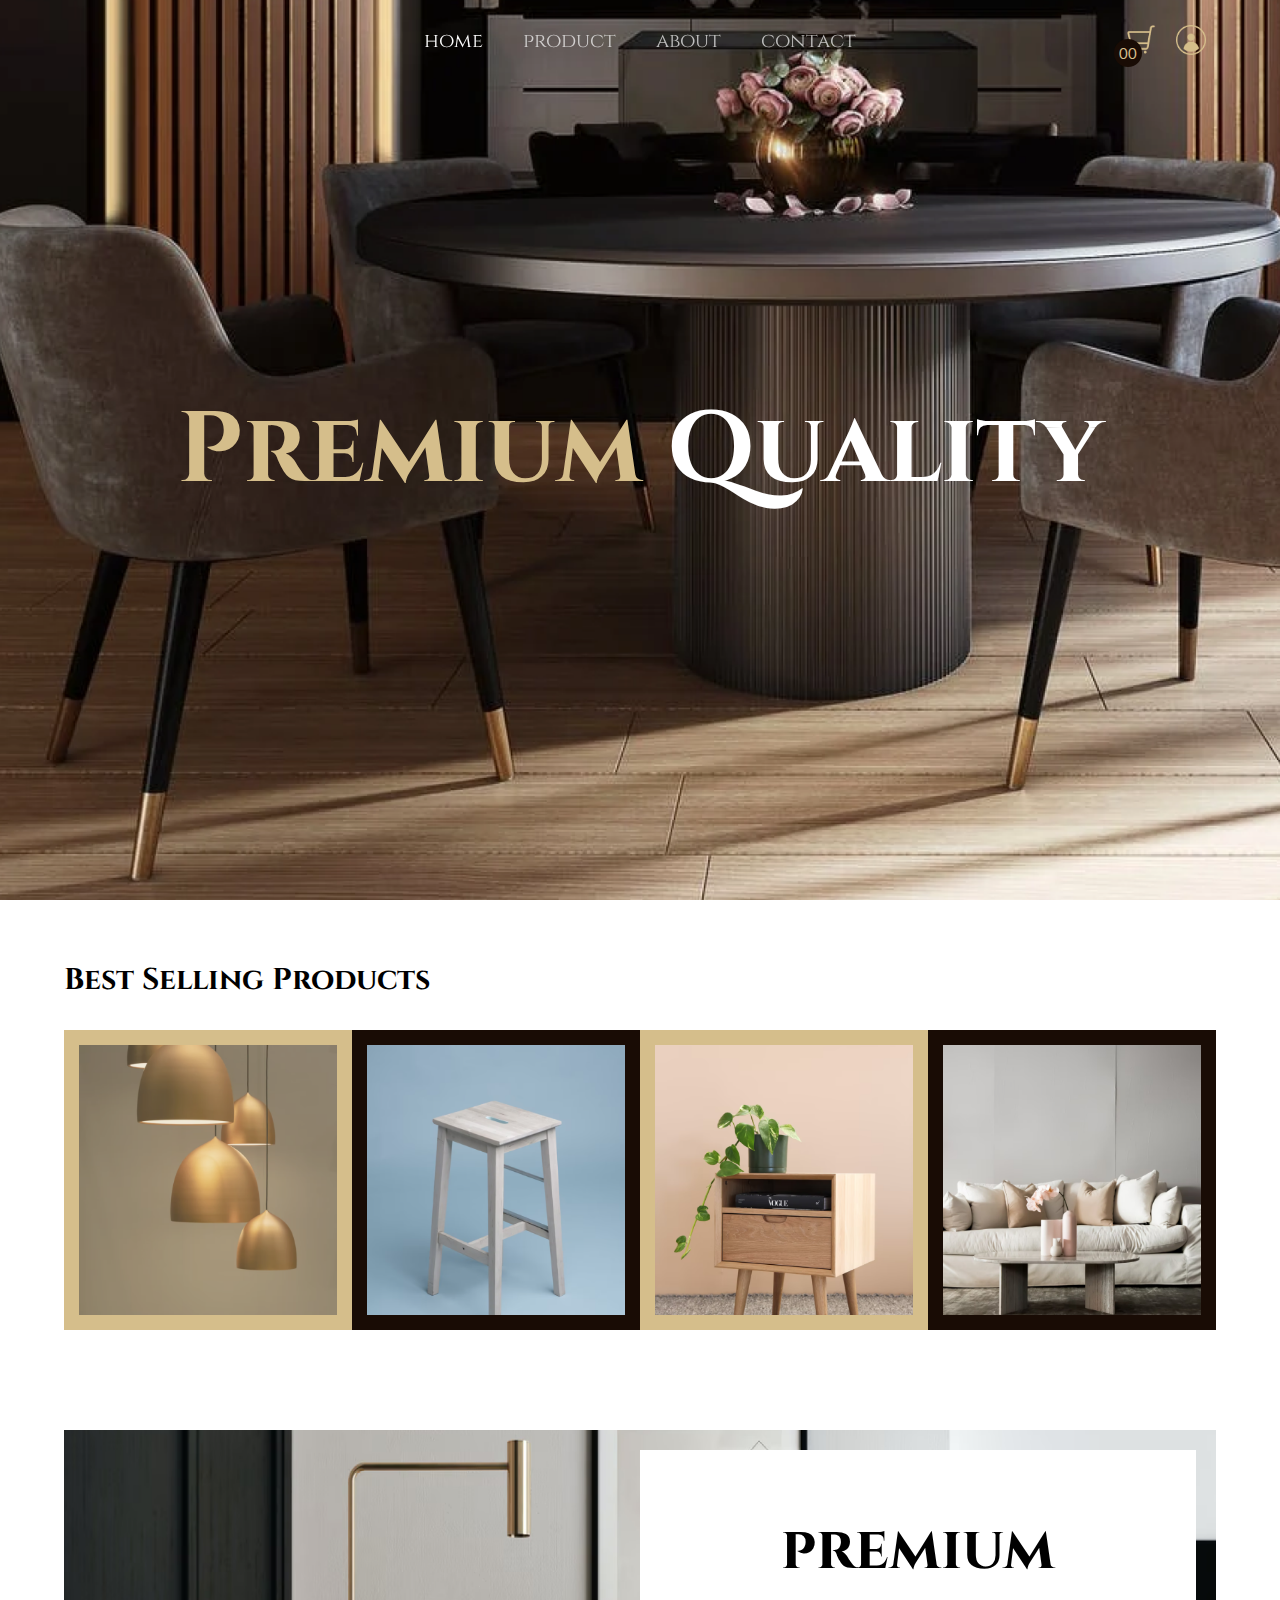
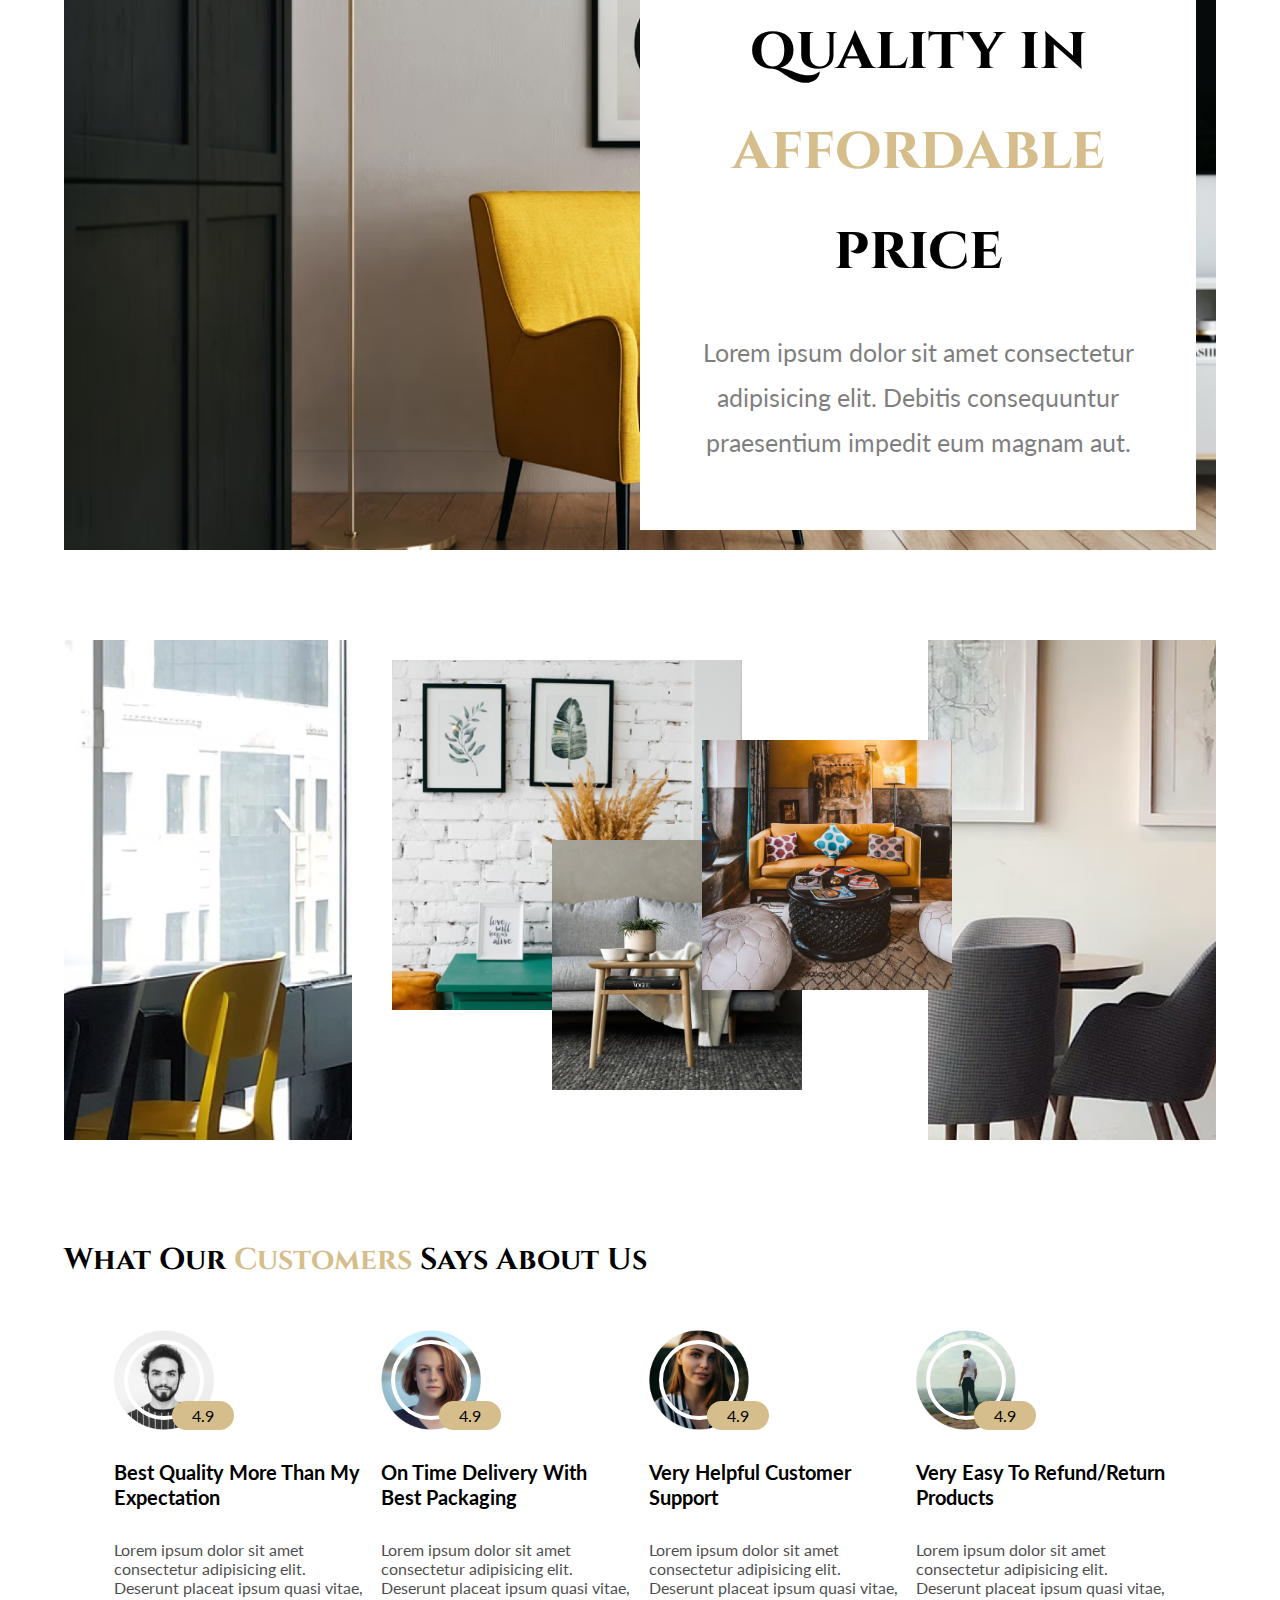
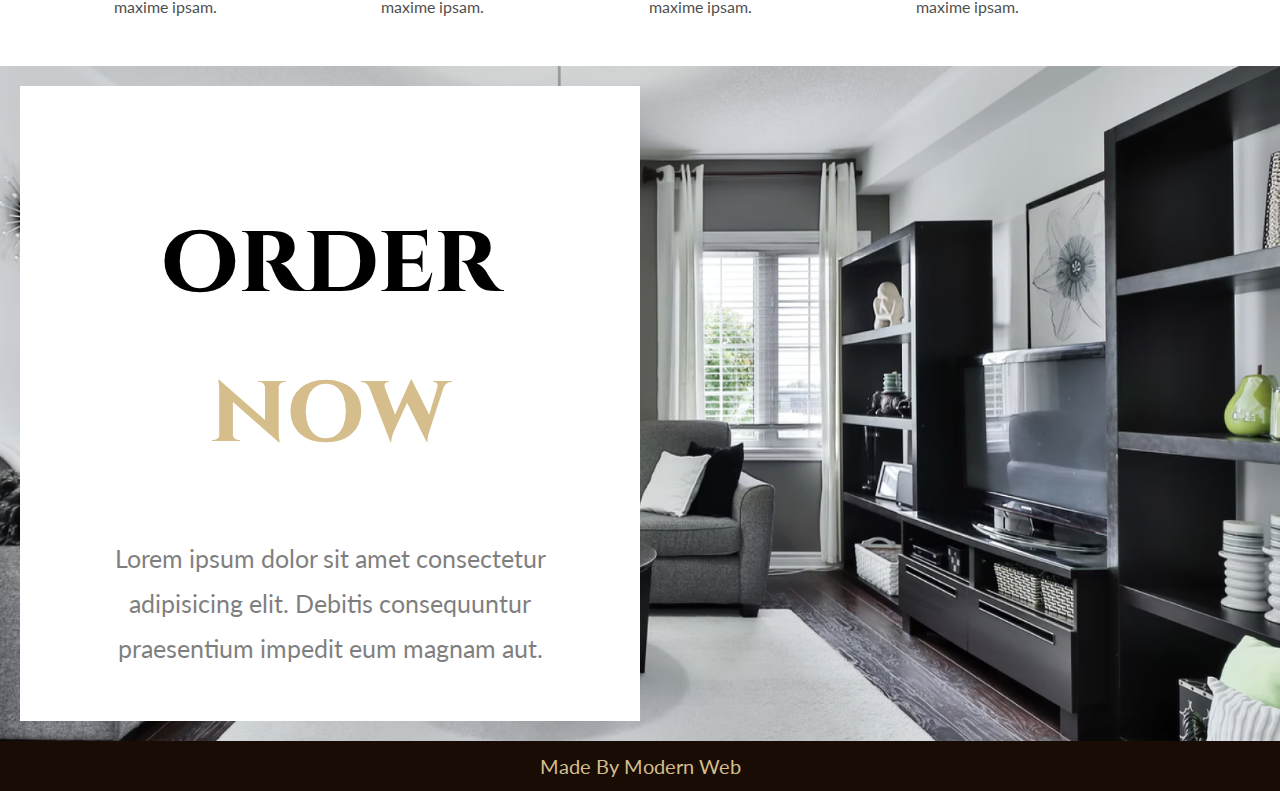
<file: index.html>
<!DOCTYPE html>
<html lang="en">

<head>
    <meta charset="UTF-8">
    <meta http-equiv="X-UA-Compatible" content="IE=edge">
    <meta name="viewport" content="width=device-width, initial-scale=1.0">
    <title>Online Store: Home Page</title>

    <link rel="preconnect" href="https://fonts.googleapis.com">
    <link rel="preconnect" href="https://fonts.gstatic.com" crossorigin>
    <link href="https://fonts.googleapis.com/css2?family=Cinzel&family=Lato&display=swap" rel="stylesheet">
    <link rel="stylesheet" href="CSS/style.css">

</head>

<body>

    <!-- navbar -->
    <nav class="navbar">
        <ul class="links-container">
            <li class="link-item"><a href="index.html" class="link active">home</a></li>
            <li class="link-item"><a href="search.html" class="link">product</a></li>
            <li class="link-item"><a href="#review-section" class="link">about</a></li>
            <li class="link-item"><a href="404.html" class="link">contact</a></li>
        </ul>
        <div class="user-interactions">
            <div class="cart">
                <img src="img/cart.png" class="cart-icon" alt="">
                <span class="cart-item-count">00</span>
            </div>
            <div class="user">
                <img src="img/user.png" class="user-icon" alt="">
            </div>
        </div>
    </nav>

    <!-- header -->
    <header class="header-section">
        <h1 class="header-heading"><span>premium</span> quality</h1>
    </header>

    <!-- best selling products -->
    <section class="best-selling-product-section">
        <h1 class="section-title">best selling products</h1>
        <div class="product-container">
            <div class="product-card"><a href="search.html">
                <img src="img/product-1.png" class="product-img" alt="">
                <p class="product-name">lights →</p></a>
            </div>
            <div class="product-card"><a href="search.html">
                    <img src="img/product-2.png" class="product-img" alt="">
                    <p class="product-name">table →</p>
                </a>
            </div>
            <div class="product-card"><a href="search.html">
                    <img src="img/product-3.png" class="product-img" alt="">
                    <p class="product-name">storage →</p>
                </a>
            </div>
            <div class="product-card"><a href="search.html">
                    <img src="img/product-4.png" class="product-img" alt="">
                    <p class="product-name">sofa →</p>
                </a>
            </div>
        </div>
    </section>

    <!-- mid section -->
    <section class="mid-section">
        <div class="section-item-container">
            <img src="img/bg-2.png" class="section-bg" alt="">
            <div class="section-info">
                <h1 class="title">premium quality in <span>affordable</span> price</h1>
                <p class="info">Lorem ipsum dolor sit amet consectetur adipisicing elit. Debitis consequuntur
                    praesentium impedit eum magnam aut.</p>
            </div>
        </div>
    </section>

    <!-- image collage section -->
    <section class="image-mid-section">
        <div class="image-collage">
            <div class="image-collection">
                <img src="img/poster-1.png" class="collage-img" alt="">
                <img src="img/poster-2.png" class="collage-img" alt="">
                <img src="img/poster-3.png" class="collage-img" alt="">
            </div>
        </div>
    </section>

    <!-- review section -->
    <section class="review-section" id="review-section">
        <h1 class="section-title">what our <span>customers</span> says about us</h1>
        <div class="review-container">
            <div class="review-card">
                <div class="user-dp" data-rating="4.9"><img src="img/user 1.png" alt=""></div>
                <h2 class="review-title">best quality more than my expectation</h2>
                <p class="review">Lorem ipsum dolor sit amet consectetur adipisicing elit. Deserunt placeat ipsum quasi
                    vitae, maxime ipsam.</p>
            </div>
            <div class="review-card">
                <div class="user-dp" data-rating="4.9"><img src="img/user 2.png" alt=""></div>
                <h2 class="review-title">on time delivery with best packaging</h2>
                <p class="review">Lorem ipsum dolor sit amet consectetur adipisicing elit. Deserunt placeat ipsum quasi
                    vitae, maxime ipsam.</p>
            </div>
            <div class="review-card">
                <div class="user-dp" data-rating="4.9"><img src="img/user 3.png" alt=""></div>
                <h2 class="review-title">very helpful customer support</h2>
                <p class="review">Lorem ipsum dolor sit amet consectetur adipisicing elit. Deserunt placeat ipsum quasi
                    vitae, maxime ipsam.</p>
            </div>
            <div class="review-card">
                <div class="user-dp" data-rating="4.9"><img src="img/user 4.png" alt=""></div>
                <h2 class="review-title">very easy to refund/return products</h2>
                <p class="review">Lorem ipsum dolor sit amet consectetur adipisicing elit. Deserunt placeat ipsum quasi
                    vitae, maxime ipsam.</p>
            </div>
        </div>
    </section>

    <!-- end section -->
    <section class="end-section" id="end-section">
        <div class="section-item-container">
            <img src="img/bg-3.png" class="section-bg" alt="">
            <div class="section-info">
                <h1 class="title">order <span>now</span></h1>
                <p class="info">Lorem ipsum dolor sit amet consectetur adipisicing elit. Debitis consequuntur
                    praesentium impedit eum magnam aut.</p>
            </div>
        </div>
    </section>

    <footer>made by modern web</footer>

    <script src="js/home.js"></script>

</body>

</html>
</file>
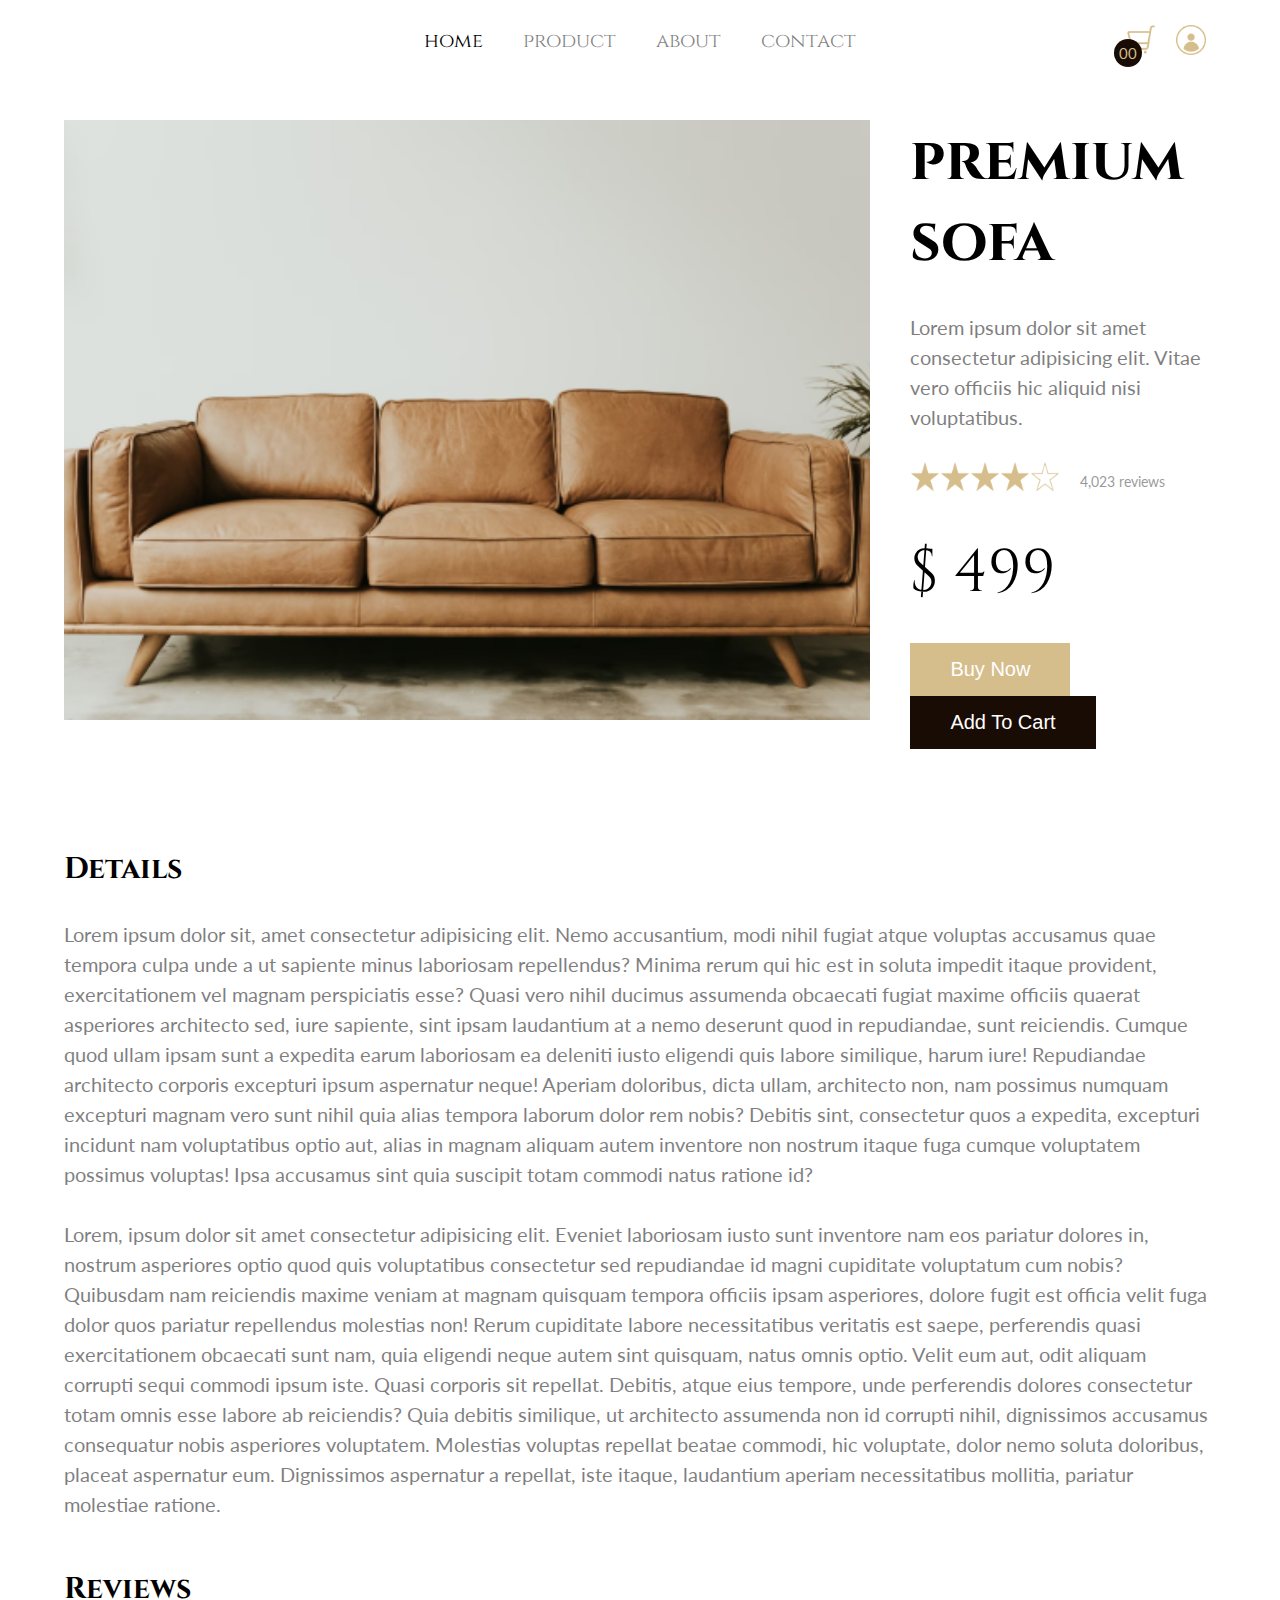
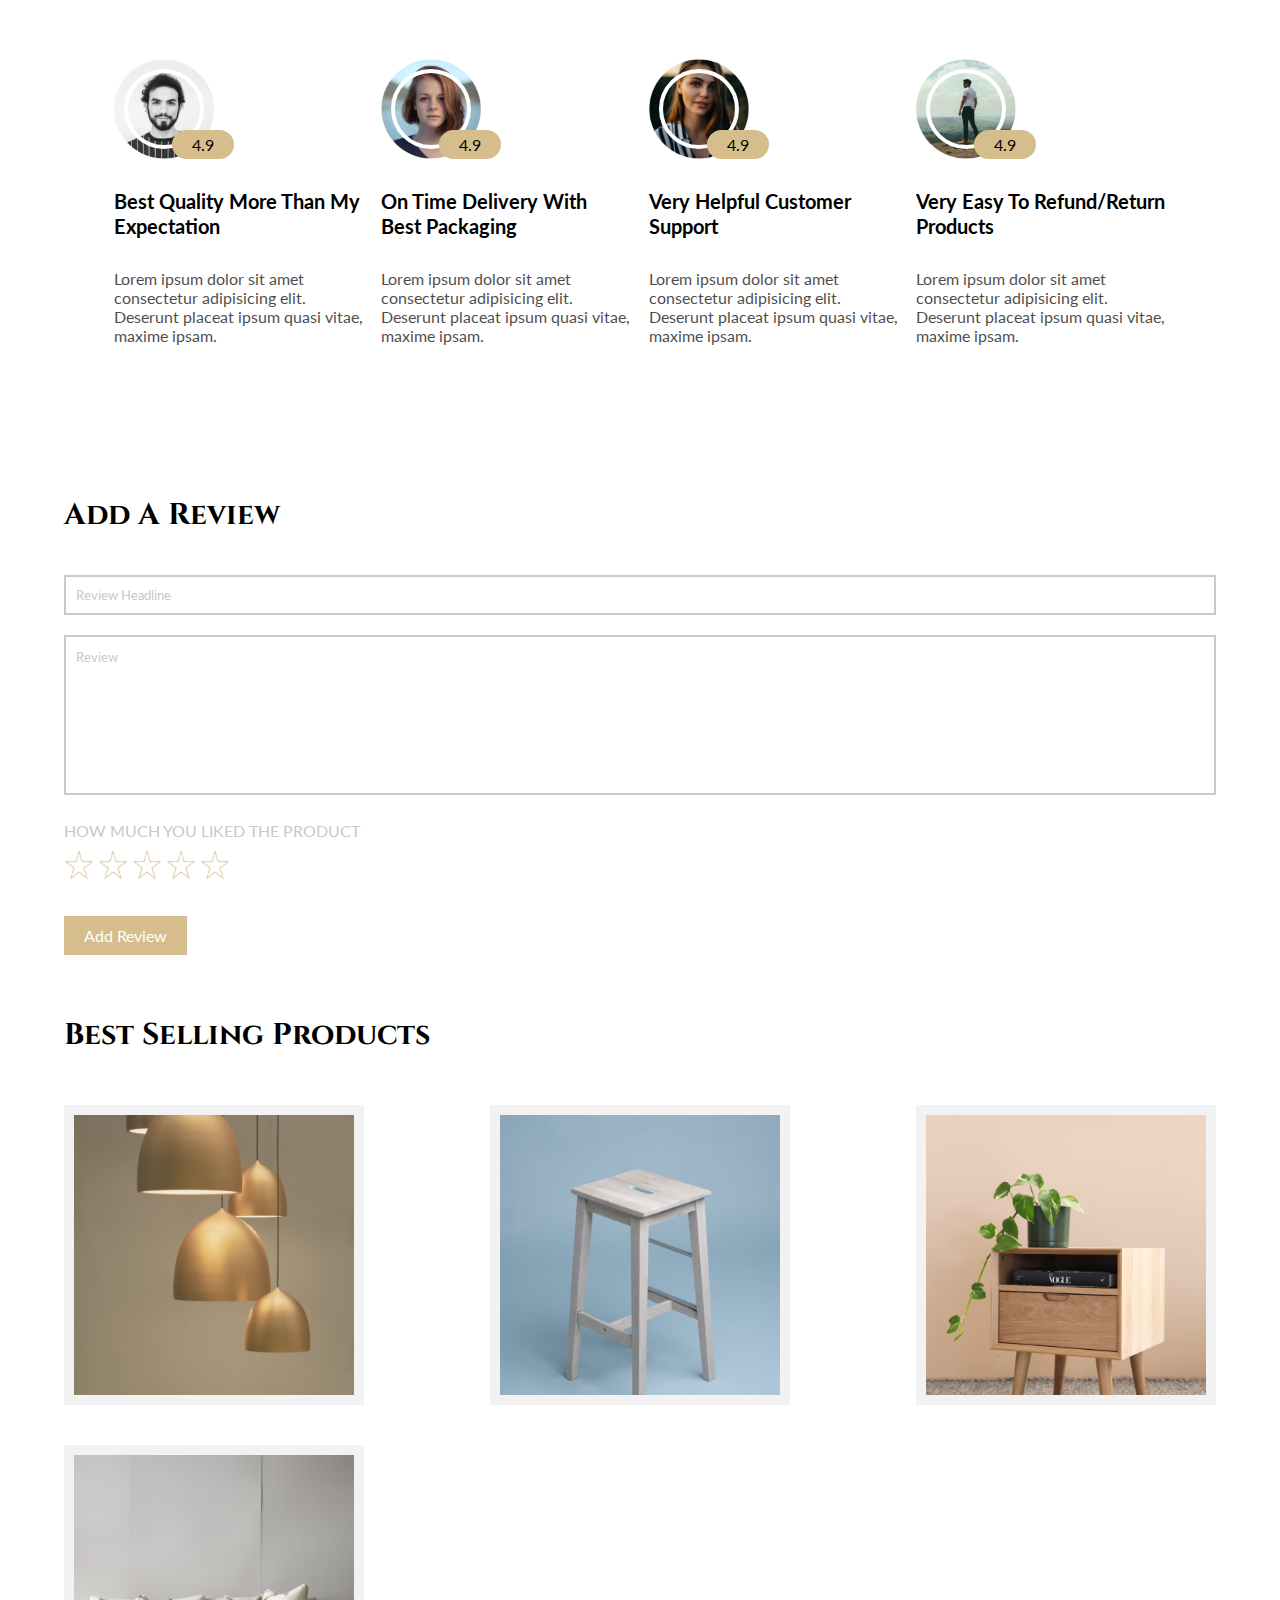
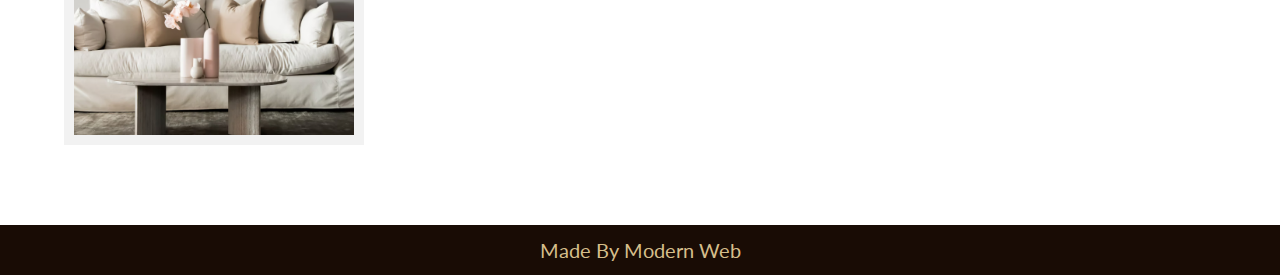
<file: SOFA/SOFA 1 .html>
<!DOCTYPE html>
<html lang="en">

<head>
    <meta charset="UTF-8">
    <meta http-equiv="X-UA-Compatible" content="IE=edge">
    <meta name="viewport" content="width=device-width, initial-scale=1.0">
    <title>Online Store - product page</title>
    <link rel="preconnect" href="https://fonts.googleapis.com">
    <link rel="preconnect" href="https://fonts.gstatic.com" crossorigin>
    <link href="https://fonts.googleapis.com/css2?family=Cinzel&family=Lato&display=swap" rel="stylesheet">
    <link rel="stylesheet" href="/CSS/404.css">
    <link rel="stylesheet" href="/CSS/product.css">
    <link rel="stylesheet" href="/CSS/search.css">
    <link rel="stylesheet" href="/CSS/style.css">
</head>

<body>
    <!-- navbar -->
    <nav class="navbar bg">
        <ul class="links-container">
            <li class="link-item"><a href="/index.html" class="link active">home</a></li>
            <li class="link-item"><a href="/html/search.html" class="link">product</a></li>
            <li class="link-item"><a href="/html/404.html" class="link">about</a></li>
            <li class="link-item"><a href="/html/404.html" class="link">contact</a></li>
        </ul>
        <div class="user-interactions">
            <div class="cart">
                <img src="/img/cart.png" class="cart-icon" alt="">
                <span class="cart-item-count">00</span>
            </div>
            <div class="user">
                <img src="/img/user.png" class="user-icon" alt="">
            </div>
        </div>
    </nav>

    <!-- product detail -->
    <section class="product-section">
        <img src="sofa-1.png" class="product-image" alt="">
        <div class="product-detail">
            <h1 class="product-title">premium sofa</h1>
            <p class="product-des">Lorem ipsum dolor sit amet consectetur adipisicing elit. Vitae vero officiis hic
                aliquid nisi voluptatibus.</p>
            <div class="ratings">
                <img src="/img/fill star.png" class="star" alt="">
                <img src="/img/fill star.png" class="star" alt="">
                <img src="/img/fill star.png" class="star" alt="">
                <img src="/img/fill star.png" class="star" alt="">
                <img src="/img/no fill star.png" class="star" alt="">
                <span class="rating-count">4,023 reviews</span>
            </div>
            <p class="price">$ 499</p>
            <div class="btn-container">
                <button class="product-btn buy-btn">buy now</button>
                <button class="product-btn cart-btn">add to cart</button>
            </div>
        </div>
    </section>

    <section class="detail-des">
        <h1 class="section-title">details</h1>
        <p class="des">Lorem ipsum dolor sit, amet consectetur adipisicing elit. Nemo accusantium, modi nihil fugiat
            atque voluptas accusamus quae tempora culpa unde a ut sapiente minus laboriosam repellendus? Minima rerum
            qui hic est in soluta impedit itaque provident, exercitationem vel magnam perspiciatis esse? Quasi vero
            nihil ducimus assumenda obcaecati fugiat maxime officiis quaerat asperiores architecto sed, iure sapiente,
            sint ipsam laudantium at a nemo deserunt quod in repudiandae, sunt reiciendis. Cumque quod ullam ipsam sunt
            a expedita earum laboriosam ea deleniti iusto eligendi quis labore similique, harum iure! Repudiandae
            architecto corporis excepturi ipsum aspernatur neque! Aperiam doloribus, dicta ullam, architecto non, nam
            possimus numquam excepturi magnam vero sunt nihil quia alias tempora laborum dolor rem nobis? Debitis sint,
            consectetur quos a expedita, excepturi incidunt nam voluptatibus optio aut, alias in magnam aliquam autem
            inventore non nostrum itaque fuga cumque voluptatem possimus voluptas! Ipsa accusamus sint quia suscipit
            totam commodi natus ratione id? <br><br> Lorem, ipsum dolor sit amet consectetur adipisicing elit. Eveniet
            laboriosam iusto sunt inventore nam eos pariatur dolores in, nostrum asperiores optio quod quis voluptatibus
            consectetur sed repudiandae id magni cupiditate voluptatum cum nobis? Quibusdam nam reiciendis maxime veniam
            at magnam quisquam tempora officiis ipsam asperiores, dolore fugit est officia velit fuga dolor quos
            pariatur repellendus molestias non! Rerum cupiditate labore necessitatibus veritatis est saepe, perferendis
            quasi exercitationem obcaecati sunt nam, quia eligendi neque autem sint quisquam, natus omnis optio. Velit
            eum aut, odit aliquam corrupti sequi commodi ipsum iste. Quasi corporis sit repellat. Debitis, atque eius
            tempore, unde perferendis dolores consectetur totam omnis esse labore ab reiciendis? Quia debitis similique,
            ut architecto assumenda non id corrupti nihil, dignissimos accusamus consequatur nobis asperiores
            voluptatem. Molestias voluptas repellat beatae commodi, hic voluptate, dolor nemo soluta doloribus, placeat
            aspernatur eum. Dignissimos aspernatur a repellat, iste itaque, laudantium aperiam necessitatibus mollitia,
            pariatur molestiae ratione.</p>

    </section>

    <!-- review section -->
    <section class="review-section">
        <h1 class="section-title">Reviews</h1>
        <div class="review-container">
            <div class="review-card">
                <div class="user-dp" data-rating="4.9"><img src="/img/user 1.png" alt=""></div>
                <h2 class="review-title">best quality more than my expectation</h2>
                <p class="review">Lorem ipsum dolor sit amet consectetur adipisicing elit. Deserunt placeat ipsum quasi
                    vitae, maxime ipsam.</p>
            </div>
            <div class="review-card">
                <div class="user-dp" data-rating="4.9"><img src="/img/user 2.png" alt=""></div>
                <h2 class="review-title">on time delivery with best packaging</h2>
                <p class="review">Lorem ipsum dolor sit amet consectetur adipisicing elit. Deserunt placeat ipsum quasi
                    vitae, maxime ipsam.</p>
            </div>
            <div class="review-card">
                <div class="user-dp" data-rating="4.9"><img src="/img/user 3.png" alt=""></div>
                <h2 class="review-title">very helpful customer support</h2>
                <p class="review">Lorem ipsum dolor sit amet consectetur adipisicing elit. Deserunt placeat ipsum quasi
                    vitae, maxime ipsam.</p>
            </div>
            <div class="review-card">
                <div class="user-dp" data-rating="4.9"><img src="/img/user 4.png" alt=""></div>
                <h2 class="review-title">very easy to refund/return products</h2>
                <p class="review">Lorem ipsum dolor sit amet consectetur adipisicing elit. Deserunt placeat ipsum quasi
                    vitae, maxime ipsam.</p>
            </div>
        </div>
    </section>

    <!-- add review form -->
    <section class="add-review-section">
        <h1 class="section-title">add a review</h1>
        <input type="text" class="review-headline" placeholder="review headline">
        <textarea placeholder="review" class="review-field"></textarea>
        <p class="rating-text">how much you liked the product</p>
        <div class="star-container">
            <img src="/img/no fill star.png" class="rating-star" alt="">
            <img src="/img/no fill star.png" class="rating-star" alt="">
            <img src="/img/no fill star.png" class="rating-star" alt="">
            <img src="/img/no fill star.png" class="rating-star" alt="">
            <img src="/img/no fill star.png" class="rating-star" alt="">
        </div>
        <button class="add-review-btn">add review</button>
    </section>

    <!-- similar products -->
    <section class="best-selling-product-section">
        <h1 class="section-title">best selling products</h1>
        <div class="product-container">
            <div class="product-card"><a href="/html/search.html">
                    <img src="/img/product-1.png" class="product-img" alt="">
                    <p class="product-name">lights →</p>
                </a>
            </div>
            <div class="product-card"><a href="/html/search.html">
                    <img src="/img/product-2.png" class="product-img" alt="">
                    <p class="product-name">table →</p>
                </a>
            </div>
            <div class="product-card"><a href="/html/search.html">
                    <img src="/img/product-3.png" class="product-img" alt="">
                    <p class="product-name">storage →</p>
                </a>
            </div>
            <div class="product-card"><a href="/html/search.html">
                    <img src="/img/product-4.png" class="product-img" alt="">
                    <p class="product-name">sofa →</p>
                </a>
            </div>
        </div>
    </section>

    <footer>made by modern web</footer>

    <script src="/js/product.js"></script>

</body>

</html>
</file>
<file: CSS/style.css>
* {
    margin: 0;
    padding: 0;
    box-sizing: border-box;
}

body {
    font-family: 'cinzel', serif;
}

.header-section {
    width: 100%;
    height: 100vh;
    background: url(../img/header.png);
    background-size: cover;
    display: flex;
    justify-content: center;
    align-items: center;
}

.header-heading {
    font-size: 100px;
    text-transform: capitalize;
    color: #fff;
}

.header-heading span {
    color: #d5be8b;
}

.navbar{
    width: 100%;
    height: 80px;
    position: fixed;
    top: 0;
    left: 0;
    display: flex;
    justify-content: center;
    z-index: 9;
    transition: .5s;
}

.navbar.bg{
    background: #fff;
}

.links-container{
    display: flex;
    align-items: center;
    list-style: none;
}

.link-item{
    margin: 10px;
}

.link{
    font-size: 20px;
    color: #fff;
    text-decoration: none;
    padding: 10px;
    opacity: 0.7;
    transition: .5s;
}

.navbar.bg .link{
    color: #000;
    opacity: 0.5;
}

.link.active, .link:hover, .navbar.bg .link:hover, .navbar.bg .link.active{
    opacity: 1;
}

.user-interactions{
    display: flex;
    position: absolute;
    right: 5vw;
    top: 50%;
    transform: translateY(-50%);
}

.cart, .user{
    width: 30px;
    height: 30px;
    position: relative;
    margin: 10px;
    cursor: pointer;
}

.cart-icon, .user-icon{
    width: 100%;
    height: 100%;
    object-fit: cover;
}

.cart-item-count{
    font-family: 'lato', sans-serif;
    color: #d5be8b;
    padding: 5px;
    font-size: 15px;
    border-radius: 50%;
    background: #190c05;
    position: absolute;
    bottom: -12px;
    left: -12px;
}

/* best selling product */

.best-selling-product-section{
    position: relative;
    padding: 60px 5vw;
}

.section-title{
    text-transform: capitalize;
    font-size: 30px;
    margin-bottom: 30px;
}

.product-container{
    display: flex;
    justify-content: space-between;
}

.product-card{
    border: 15px solid #d5be8b;
    width: 300px;
    height: 300px;
    overflow: hidden;
    position: relative;
    background: #d5be8b;
}

.product-card:nth-child(even){
    border-color: #190c05;
    background: #190c05;
}

.product-img{
    width: 100%;
    height: 100%;
    object-fit: cover;
    transition: .5s;
}

.product-name{
    position: absolute;
    color: #fff;
    text-transform: capitalize;
    font-family: 'lato', sans-serif;
    font-size: 25px;
    bottom: 20px;
    left: 50%;
    transform: translateX(-50%);
    opacity: 0;
    transition: .5s;
}

.product-card:hover .product-name{
    opacity: 1;
}

.product-card:hover .product-img{
    opacity: 0.5;
}

/* mid section */

.mid-section{
    width: 100%;
    height: 800px;
    padding: 40px 5vw;
}

.section-item-container{
    width: 100%;
    height: 100%;
    position: relative;
    padding: 20px;
}

.section-bg{
    width: 100%;
    height: 100%;
    position: absolute;
    z-index: -1;
    top: 0;
    left: 0;
}

.section-info{
    width: 50%;
    height: 100%;
    background: #fff;
    display: block;
    margin-left: auto;
    padding: 50px;
    text-align: center;
}

.title{
    font-size: 60px;
    line-height: 100px;
}

.title span{
    color: #d5be8b;
}

.info{
    font-family: 'lato', sans-serif;
    font-size: 25px;
    line-height: 45px;
    margin-top: 30px;
    opacity: 0.5;
}

/* image collage */

.image-mid-section{
    width: 100%;
    height: 600px;
    padding: 50px 5vw;
}

.image-collage{
    width: 100%;
    height: 100%;
    background: url(../img/bg-1.png);
    background-size: cover;
}

.image-collection{
    position: relative;
    display: block;
    width: 50%;
    height: 100%;
    background: #fff;
    margin: auto;
}

.collage-img{
    position: absolute;
    object-fit: cover;
    transition: .5s;
}

.collage-img:nth-child(1){
    width: 350px;
    height: 350px;
    top: 20px;
    left: 40px;
}

.collage-img:nth-child(2){
    width: 250px;
    height: 250px;
    top: 200px;
    left: 200px;
}

.collage-img:nth-child(3){
    width: 250px;
    height: 250px;
    top: 100px;
    left: 350px;
}

.collage-img:hover{
    transform: translateY(-10px);
}

/* review section */

.review-section{
    padding: 50px 5vw;
}

.section-title span{
    color: #d5be8b;
}

.review-container{
    margin: 50px;
    margin-bottom: 0;
    display: flex;
    justify-content: space-between;
}

.review-card{
    width: 250px;
    height: auto;
    font-family: 'lato', sans-serif;
}

.user-dp{
    width: 100px;
    height: 100px;
    border-radius: 50%;
    position: relative;
}

.user-dp img{
    width: 100%;
    height: 100%;
    object-fit: cover;
}

.user-dp::before{
    content: '';
    position: absolute;
    top: 10px;
    left: 10px;
    right: 10px;
    bottom: 10px;
    border: 4px solid #fff;
    border-radius: 50%;
}

.user-dp::after{
    content: attr(data-rating);
    position: absolute;
    bottom: 0;
    right: -20px;
    padding: 5px 20px;
    border-radius: 20px;
    background: #d5be8b;
}

.review-title{
    font-size: 20px;
    line-height: 25px;
    margin: 30px 0;
    text-transform: capitalize;
}

.review{
    opacity: 0.7;
}



.end-section .section-info{
    margin: 0;
}

.end-section .title{
    font-size: 100px;
    line-height: 150px;
    margin: 50px;
}

footer{
    font-family: 'lato', sans-serif;
    color: #d5be8b;
    background: #190c05;
    width: 100%;
    height: 50px;
    line-height: 50px;
    text-align: center;
    text-transform: capitalize;
    font-size: 20px;
}
</file>
<file: CSS/404.css>
.four-0-four-section{
    width: 100%;
    height: 100vh;
    background: url(../img/404-bg.png);
    background-size: cover;
    display: flex;
    justify-content: center;
    align-items: center;
    color: #fff;
}

.error{
    text-align: center;
    font-size: 70px;
    margin-bottom: 30px;
}

.sub-line{
    font-size: 25px;
    text-align: center;
    font-family: 'lato', sans-serif;
    text-transform: capitalize;
}

.sub-line a{
    color: #fff;
}
</file>
<file: CSS/product.css>
.product-section{
    width: 100%;
    margin-top: 120px;
    padding: 0px 5vw;
    display: flex;
    gap: 40px;
}

.product-image{
    width: 70%;
    height: 600px;
    object-fit: cover;
}

.product-title{
    font-size: 60px;
}

.product-des{
    margin: 30px 0;
    font-family: 'lato', sans-serif;
    opacity: 0.5;
    font-size: 20px;
    line-height: 30px;
}

.ratings{
    display: flex;
}

.ratings .star{
    width: 30px;
    height: 30px;
}

.rating-count{
    font-family: 'lato', sans-serif;
    opacity: 0.4;
    font-size: 14px;
    line-height: 40px;
    margin-left: 20px;
}

.price{
    font-size: 60px;
    margin: 30px 0;
}

.product-btn{
    padding: 15px 40px;
    border: none;
    color: #fff;
    outline: none;
    margin-right: 10px;
    font-size: 20px;
    cursor: pointer;
    text-transform: capitalize;
}

.buy-btn{
    background-color: #d5be8b;
}

.cart-btn{
    background-color: #190c05;
}

.detail-des, .review-section, .add-review-section{
    width: 100%;
    padding: 100px 5vw 0;
}

.des{
    font-family: 'lato', sans-serif;
    line-height: 30px;
    font-size: 20px;
    opacity: 0.5;
}

.review-headline, .review-field{
    width: 100%;
    height: 40px;
    border: 2px solid #c9c9c9;
    margin: 10px 0;
    padding: 10px;
    line-height: 40px;
    font-family: 'lato', sans-serif;
    color: #000;
    outline: none;
    text-transform: capitalize;
}

::placeholder{
    color: #c9c9c9;
}

.review-field{
    height: 160px;
    resize: none;
    padding: 0 10px;
}

.review-headline:focus,
.review-field:focus{
    border-color: #d5be8b;
}

.review-headline:focus::placeholder,
.review-field:focus::placeholder{
    color: #d5be8b;
}

.rating-text{
    font-family: 'lato', sans-serif;
    color: #c9c9c9;
    text-transform: uppercase;
    margin: 10px 0;
}

.rating-star{
    width: 30px;
    height: 30px;
    cursor: pointer;
}

.add-review-btn{
    border: none;
    outline: none;
    background: #d5be8b;
    padding: 10px 20px;
    color: #fff;
    font-family: 'lato',sans-serif;
    font-size: 16px;
    text-transform: capitalize;
    margin-top: 30px;
    cursor: pointer;
}
</file>
<file: CSS/search.css>
.search-listing{
    width: 100%;
    height: auto;
    margin-top: 60px;
    padding: 60px 5vw;
}

.product-container{
    flex-wrap: wrap;
}

.product-card{
    width: 30%;
    margin: 20px 0;
    border: 10px solid #f2f2f2 !important;
}

.product-price{
    position: absolute;
    font-family: 'lato', sans-serif;
    top: 50%;
    left: 50%;
    transform: translate(-50%, -50%);
    color: #fff;
    text-transform: capitalize;
    font-size: 50px;
    opacity: 0;
    transition: .5s;
}

.product-card:hover .product-price{
    opacity: 1;
}
</file>
